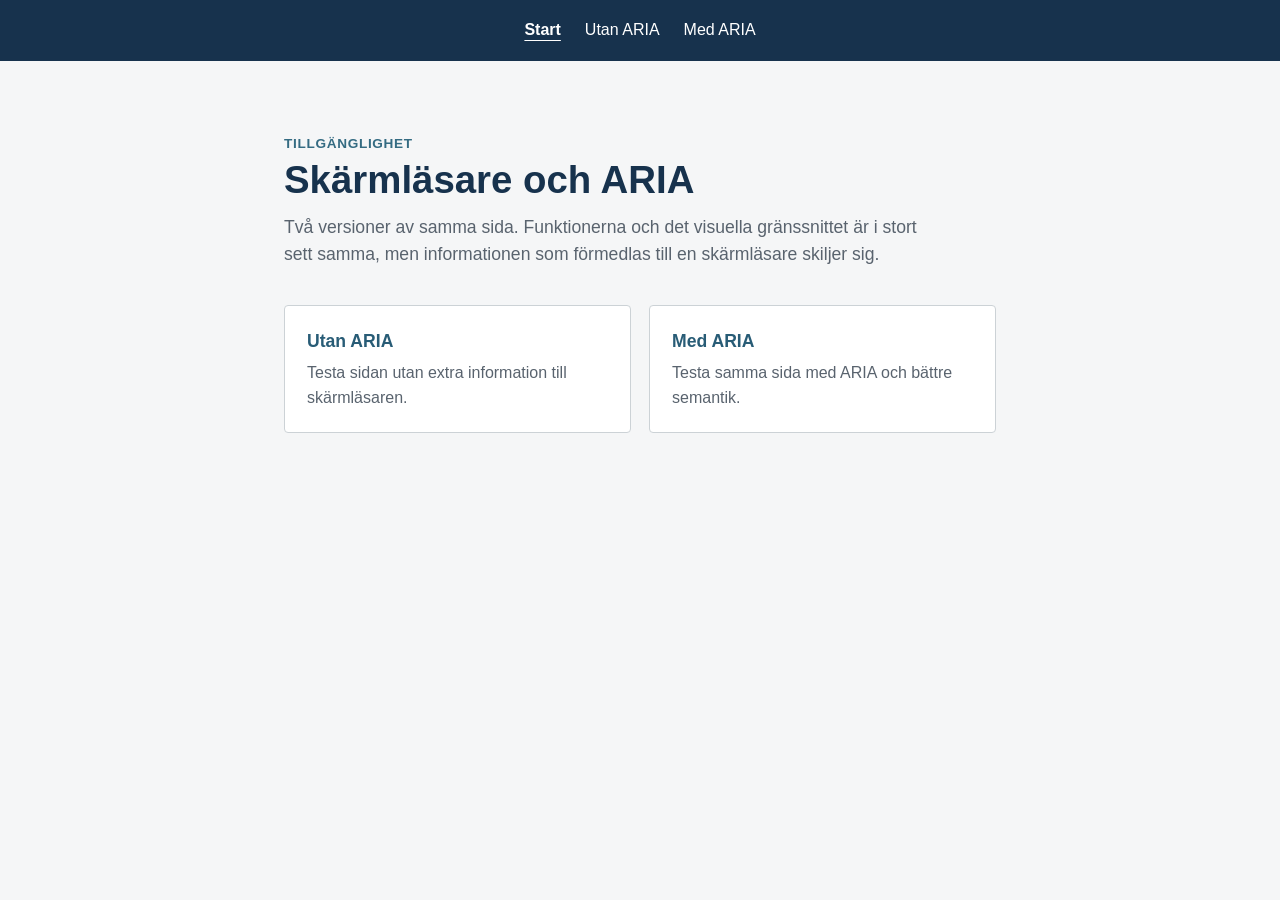
<file: index.html>
<!DOCTYPE html>
<html lang="sv">
<head>
  <meta charset="UTF-8">
  <meta name="viewport" content="width=device-width, initial-scale=1">

  <title>Skärmläsare och ARIA</title>

  <link rel="stylesheet" href="css/style.css">
</head>
<body>

<header class="site-header">
  <div class="header-inner">
    <nav aria-label="Huvudmeny">
      <ul>
        <li>
          <a href="index.html" aria-current="page">Start</a>
        </li>
        <li>
          <a href="utan-aria.html">Utan ARIA</a>
        </li>
        <li>
          <a href="med-aria.html">Med ARIA</a>
        </li>
      </ul>
    </nav>
  </div>
</header>

<main class="start-page">
  <p class="eyebrow">Tillgänglighet</p>

  <h1>Skärmläsare och ARIA</h1>

  <p class="lead">
    Två versioner av samma sida. Funktionerna och det visuella
    gränssnittet är i stort sett samma, men informationen som
    förmedlas till en skärmläsare skiljer sig.
  </p>

  <div class="choices">
    <a href="utan-aria.html">
      <strong>Utan ARIA</strong>
      <span>Testa sidan utan extra information till skärmläsaren.</span>
    </a>

    <a href="med-aria.html">
      <strong>Med ARIA</strong>
      <span>Testa samma sida med ARIA och bättre semantik.</span>
    </a>
  </div>
</main>

</body>
</html>
</file>
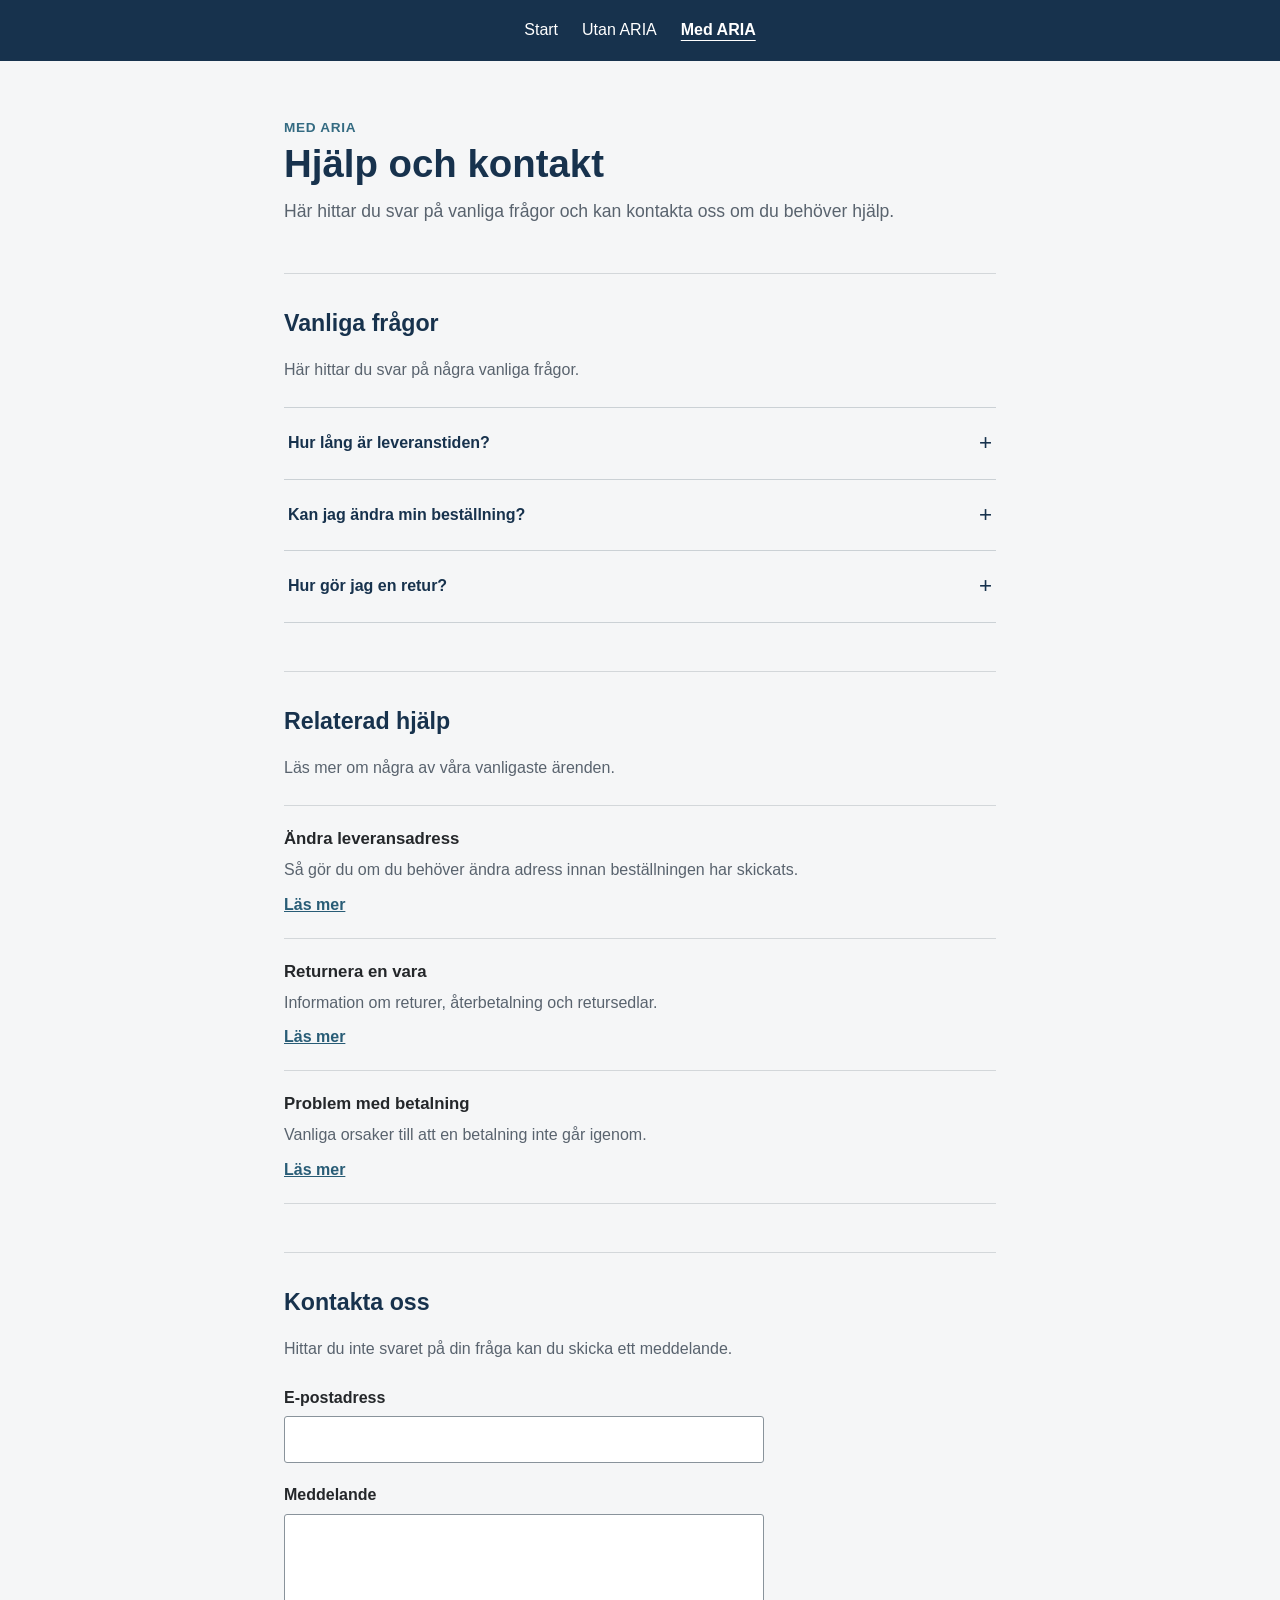
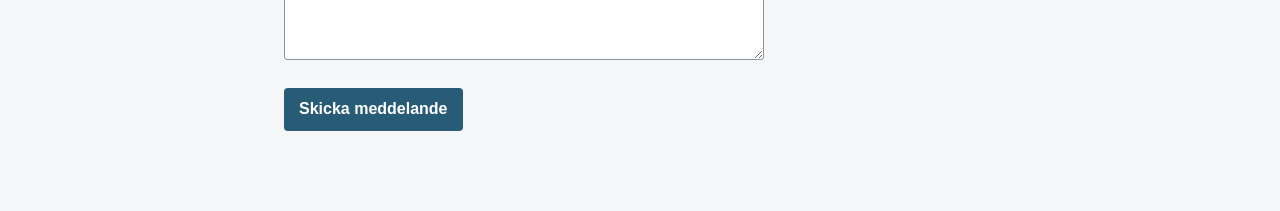
<file: med-aria.html>
<!DOCTYPE html>
<html lang="sv">

<head>
  <meta charset="UTF-8">
  <meta name="viewport" content="width=device-width, initial-scale=1">

  <title>Hjälp och kontakt - med ARIA</title>

  <link rel="stylesheet" href="css/style.css">
  <script src="js/med-aria.js" defer></script>
</head>

<body>

  <header class="site-header">
    <div class="header-inner">
      <nav aria-label="Huvudmeny">
        <ul>
          <li>
            <a href="index.html">Start</a>
          </li>
          <li>
            <a href="utan-aria.html">Utan ARIA</a>
          </li>
          <li>
            <a href="med-aria.html" aria-current="page">Med ARIA</a>
          </li>
        </ul>
      </nav>
    </div>
  </header>

  <main>
    <p class="eyebrow">Med ARIA</p>

    <h1>Hjälp och kontakt</h1>

    <p class="lead">
      Här hittar du svar på vanliga frågor och kan kontakta oss
      om du behöver hjälp.
    </p>

    <section>
      <h2>Vanliga frågor</h2>

      <p>
        Här hittar du svar på några vanliga frågor.
      </p>

      <div class="accordion">

        <div class="accordion-item">
          <h3>
            <button type="button" class="accordion-button" aria-expanded="false" aria-controls="answer-delivery">
              <span>Hur lång är leveranstiden?</span>
              <span class="accordion-icon" aria-hidden="true">+</span>
            </button>
          </h3>

          <div class="accordion-content" id="answer-delivery" hidden>
            <p>
              Normal leveranstid är 2–3 arbetsdagar.
              Du får ett mejl när din beställning har skickats.
            </p>
          </div>
        </div>

        <div class="accordion-item">
          <h3>
            <button type="button" class="accordion-button" aria-expanded="false" aria-controls="answer-order">
              <span>Kan jag ändra min beställning?</span>
              <span class="accordion-icon" aria-hidden="true">+</span>
            </button>
          </h3>

          <div class="accordion-content" id="answer-order" hidden>
            <p>
              Du kan ändra din beställning så länge den
              inte har hunnit skickas.
            </p>
          </div>
        </div>

        <div class="accordion-item">
          <h3>
            <button type="button" class="accordion-button" aria-expanded="false" aria-controls="answer-return">
              <span>Hur gör jag en retur?</span>
              <span class="accordion-icon" aria-hidden="true">+</span>
            </button>
          </h3>

          <div class="accordion-content" id="answer-return" hidden>
            <p>
              Du har 30 dagar på dig att returnera en vara.
              Retursedeln finns i din orderhistorik.
            </p>
          </div>
        </div>

      </div>
    </section>

    <section>
      <h2>Relaterad hjälp</h2>

      <p>
        Läs mer om några av våra vanligaste ärenden.
      </p>

      <div class="help-links">
        <article>
          <h3>Ändra leveransadress</h3>

          <p>
            Så gör du om du behöver ändra adress innan
            beställningen har skickats.
          </p>

          <a href="#" aria-label="Läs mer om att ändra leveransadress">
            Läs mer
          </a>
        </article>

        <article>
          <h3>Returnera en vara</h3>

          <p>
            Information om returer, återbetalning och retursedlar.
          </p>

          <a href="#" aria-label="Läs mer om att returnera en vara">
            Läs mer
          </a>
        </article>

        <article>
          <h3>Problem med betalning</h3>

          <p>
            Vanliga orsaker till att en betalning inte går igenom.
          </p>

          <a href="#" aria-label="Läs mer om problem med betalning">
            Läs mer
          </a>
        </article>
      </div>
    </section>

<section>
  <h2>Kontakta oss</h2>

  <p>
    Hittar du inte svaret på din fråga kan du skicka ett meddelande.
  </p>

  <form id="contactForm" novalidate>

    <div
      id="formErrorsLive"
      class="visually-hidden"
      aria-live="assertive"></div>

    <div class="field">
      <label for="email">E-postadress</label>

      <input
        type="email"
        id="email"
        name="email">

      <p
        id="emailError"
        class="field-error"></p>
    </div>

    <div class="field">
      <label for="message">Meddelande</label>

      <textarea
        id="message"
        name="message"
        rows="5"></textarea>

      <p
        id="messageError"
        class="field-error"></p>
    </div>

    <button type="submit">
      Skicka meddelande
    </button>

  </form>
</section>
  </main>

</body>

</html>
</file>
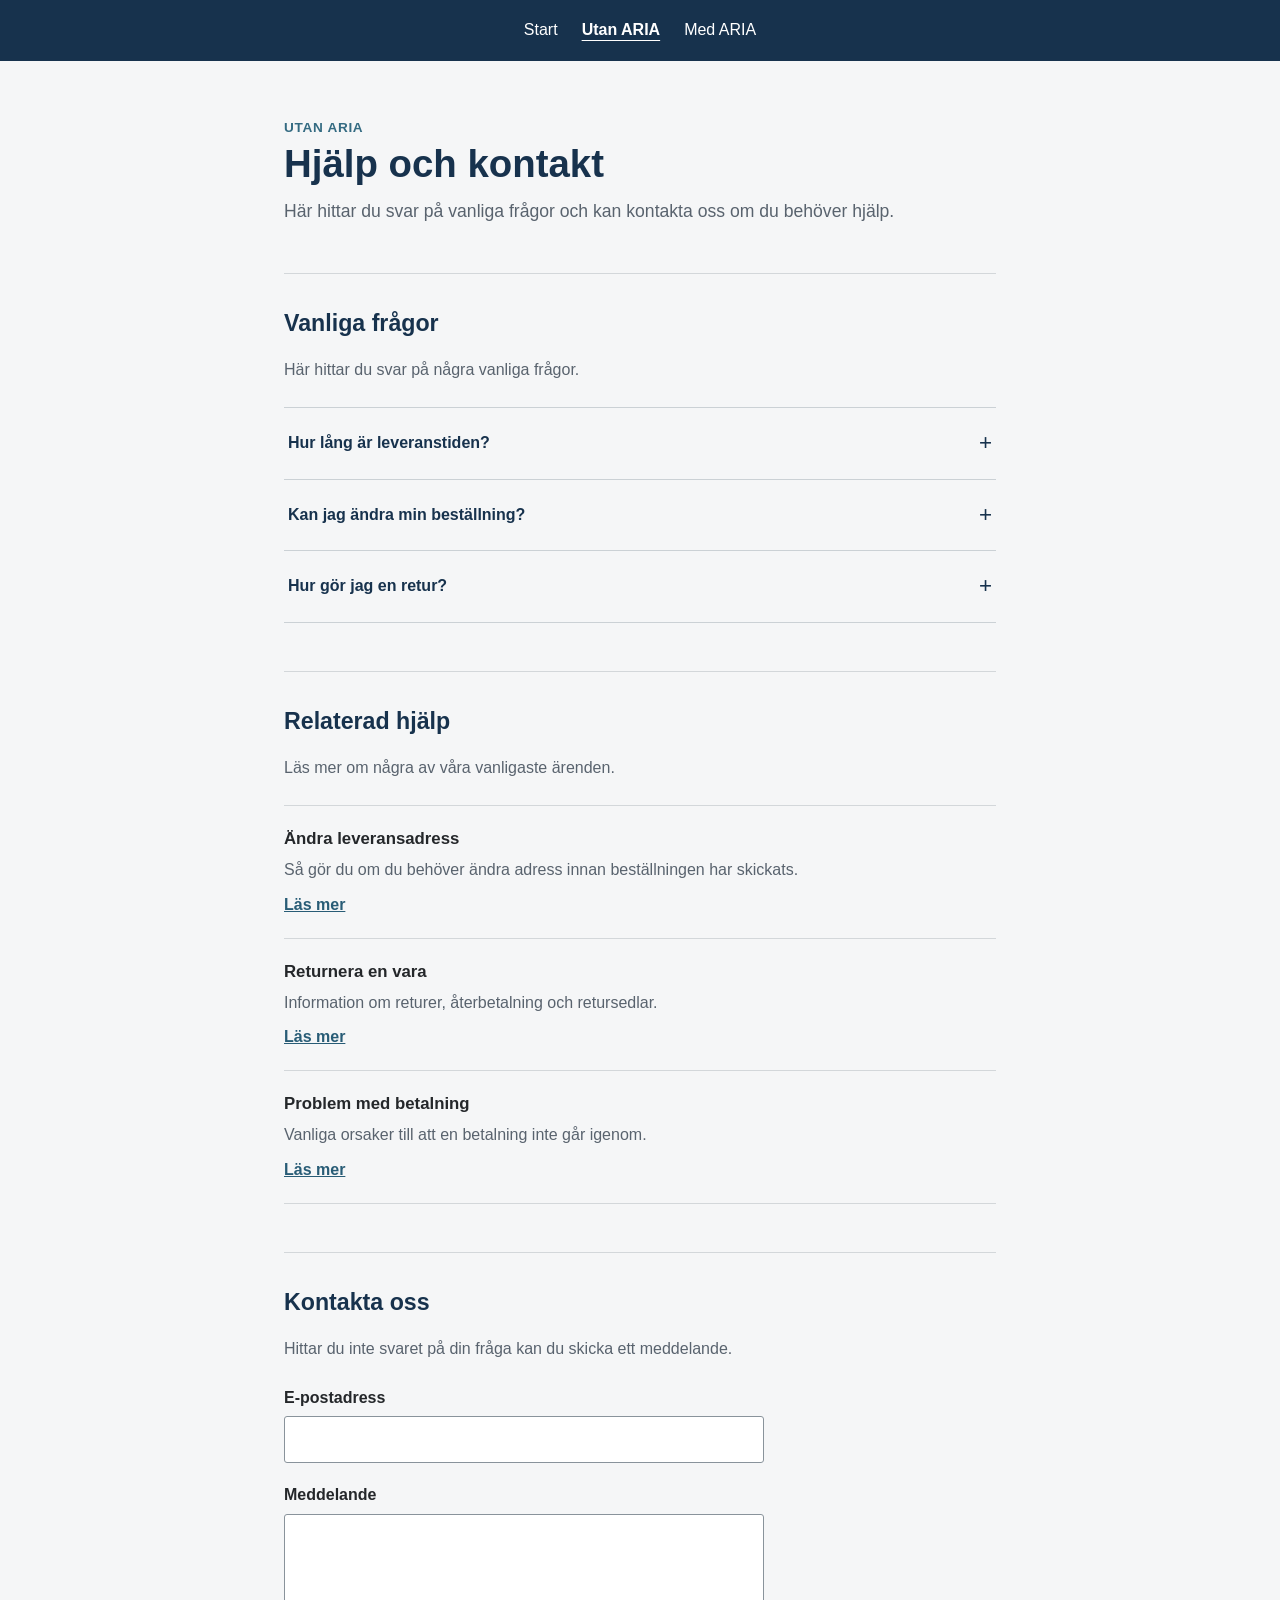
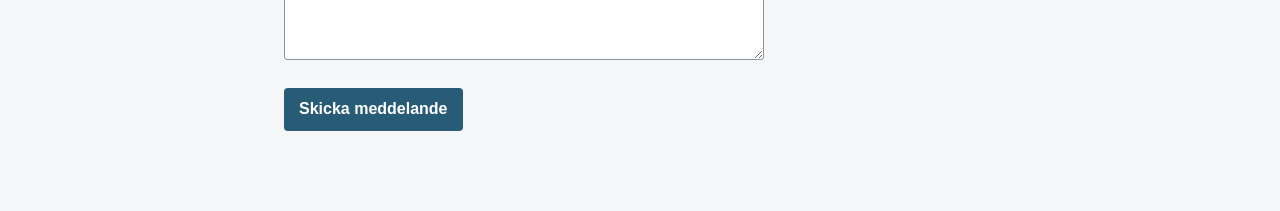
<file: utan-aria.html>
<!DOCTYPE html>
<html lang="sv">

<head>
  <meta charset="UTF-8">
  <meta name="viewport" content="width=device-width, initial-scale=1">

  <title>Hjälp och kontakt – utan ARIA</title>

  <link rel="stylesheet" href="css/style.css">
  <script src="js/utan-aria.js" defer></script>
</head>

<body>

  <header class="site-header">
    <div class="header-inner">
      <nav>
        <ul>
          <li>
            <a href="index.html">Start</a>
          </li>
          <li>
            <a href="utan-aria.html" class="current">Utan ARIA</a>
          </li>
          <li>
            <a href="med-aria.html">Med ARIA</a>
          </li>
        </ul>
      </nav>
    </div>
  </header>

  <main>
    <p class="eyebrow">Utan ARIA</p>

    <h1>Hjälp och kontakt</h1>

    <p class="lead">
      Här hittar du svar på vanliga frågor och kan kontakta oss
      om du behöver hjälp.
    </p>

    <section aria-label="Vanliga frågor">
      <h2>Vanliga frågor</h2>

      <p>
        Här hittar du svar på några vanliga frågor.
      </p>

      <div class="accordion">

        <div class="accordion-item">
          <h3>
            <button type="button" class="accordion-button">
              <span>Hur lång är leveranstiden?</span>
              <span class="accordion-icon">+</span>
            </button>
          </h3>

          <div class="accordion-content" hidden>
            <p>
              Normal leveranstid är 2–3 arbetsdagar.
              Du får ett mejl när din beställning har skickats.
            </p>
          </div>
        </div>

        <div class="accordion-item">
          <h3>
            <button type="button" class="accordion-button">
              <span>Kan jag ändra min beställning?</span>
              <span class="accordion-icon">+</span>
            </button>
          </h3>

          <div class="accordion-content" hidden>
            <p>
              Du kan ändra din beställning så länge den
              inte har hunnit skickas.
            </p>
          </div>
        </div>

        <div class="accordion-item">
          <h3>
            <button type="button" class="accordion-button">
              <span>Hur gör jag en retur?</span>
              <span class="accordion-icon">+</span>
            </button>
          </h3>

          <div class="accordion-content" hidden>
            <p>
              Du har 30 dagar på dig att returnera en vara.
              Retursedeln finns i din orderhistorik.
            </p>
          </div>
        </div>

      </div>
    </section>

    <section>
      <h2>Relaterad hjälp</h2>

      <p>
        Läs mer om några av våra vanligaste ärenden.
      </p>

      <div class="help-links">
        <article>
          <h3>Ändra leveransadress</h3>

          <p>
            Så gör du om du behöver ändra adress innan
            beställningen har skickats.
          </p>

          <a href="#">Läs mer</a>
        </article>

        <article>
          <h3>Returnera en vara</h3>

          <p>
            Information om returer, återbetalning och retursedlar.
          </p>

          <a href="#">Läs mer</a>
        </article>

        <article>
          <h3>Problem med betalning</h3>

          <p>
            Vanliga orsaker till att en betalning inte går igenom.
          </p>

          <a href="#">Läs mer</a>
        </article>
      </div>
    </section>

<section>
  <h2>Kontakta oss</h2>

  <p>
    Hittar du inte svaret på din fråga kan du skicka ett meddelande.
  </p>

  <form id="contactForm" novalidate>

    <div class="field">
      <label for="email">E-postadress</label>

      <input
        type="email"
        id="email"
        name="email">

      <p
        id="emailError"
        class="field-error"></p>
    </div>

    <div class="field">
      <label for="message">Meddelande</label>

      <textarea
        id="message"
        name="message"
        rows="5"></textarea>

      <p
        id="messageError"
        class="field-error"></p>
    </div>

    <button type="submit">
      Skicka meddelande
    </button>

  </form>
</section>
  </main>

</body>

</html>
</file>
<file: css/style.css>
* {
  box-sizing: border-box;
}

body {
  margin: 0;
  background: #f5f6f7;
  color: #24272a;
  font-family: Arial, Helvetica, sans-serif;
  font-size: 16px;
  line-height: 1.55;
}

.site-header {
  background: #17324d;
}

.header-inner {
  max-width: 900px;
  margin: 0 auto;
  padding: 18px 24px;
  display: flex;
  align-items: center;
  justify-content: center;
  gap: 32px;
}
.site-header nav ul {
  display: flex;
  gap: 24px;
  margin: 0;
  padding: 0;
  list-style: none;
}

.site-header nav a {
  color: #fff;
  text-decoration: none;
}

.site-header nav a:hover {
  color: #fff;
  text-decoration: underline;
}

.site-header nav a[aria-current="page"], .site-header nav .current {
  font-weight: bold;
  text-decoration: underline;
  text-underline-offset: 5px;
}

.site-header a:focus-visible {
  outline: 3px solid #f0b429;
  outline-offset: 4px;
}

main {
  max-width: 760px;
  margin: 0 auto;
  padding: 56px 24px 80px;
}

.start-page {
  padding-top: 72px;
}

h1 {
  margin: 4px 0 12px;
  color: #17324d;
  font-size: 2.4rem;
  line-height: 1.15;
}

h2 {
  margin: 0 0 10px;
  color: #17324d;
  font-size: 1.45rem;
}

h3 {
  margin: 0;
  font-size: 1.05rem;
}

p {
  max-width: 65ch;
}

a {
  color: #285c76;
}

a:hover {
  color: #17324d;
}

.lead {
  margin: 0;
  color: #59636e;
  font-size: 1.1rem;
}

.eyebrow {
  margin: 0;
  color: #346b82;
  font-size: 0.85rem;
  font-weight: bold;
  text-transform: uppercase;
  letter-spacing: 0.05em;
}

section {
  margin-top: 48px;
  padding-top: 32px;
  border-top: 1px solid #d3d7da;
}

section > p {
  color: #59636e;
}

button,
input,
textarea {
  font: inherit;
}

button {
  padding: 9px 15px;
  border: 0;
  border-radius: 4px;
  background: #285c76;
  color: #fff;
  font-weight: bold;
  cursor: pointer;
}

button:hover {
  background: #1e485d;
}

button:focus-visible,
input:focus-visible,
textarea:focus-visible,
main a:focus-visible {
  outline: 3px solid #d88b00;
  outline-offset: 3px;
}

.accordion {
  margin-top: 24px;
  border-top: 1px solid #cbd1d5;
}

.accordion-item {
  border-bottom: 1px solid #cbd1d5;
}

.accordion-item h3 {
  margin: 0;
}

.accordion-button {
  width: 100%;
  display: flex;
  align-items: center;
  justify-content: space-between;
  gap: 20px;
  padding: 18px 4px;
  border: 0;
  border-radius: 0;
  background: transparent;
  color: #17324d;
  font-size: 1rem;
  font-weight: bold;
  text-align: left;
}

.accordion-button:hover {
  background: #edf2f4;
  color: #17324d;
}

.accordion-icon {
  flex-shrink: 0;
  font-size: 1.4rem;
  font-weight: normal;
}

.accordion-content {
  padding: 0 4px 20px;
}

.accordion-content p {
  margin: 0;
}

.help-links {
  margin-top: 24px;
}

.help-links article {
  padding: 20px 0;
  border-bottom: 1px solid #d3d7da;
}

.help-links article:first-child {
  border-top: 1px solid #d3d7da;
}

.help-links article h3 {
  margin-bottom: 6px;
}

.help-links article p {
  margin: 5px 0 10px;
  color: #59636e;
}

.help-links a {
  font-weight: bold;
}

form {
  margin-top: 24px;
}

.field {
  margin-bottom: 20px;
}

.field label {
  display: block;
  margin-bottom: 6px;
  font-weight: bold;
}

.field input,
.field textarea {
  width: 100%;
  max-width: 480px;
  padding: 10px;
  border: 1px solid #89939b;
  border-radius: 3px;
  background: #fff;
  color: #24272a;
}

.field textarea {
  resize: vertical;
}

.field input::placeholder,
.field textarea::placeholder {
  color: #666;
}

.help-text {
  margin: 6px 0 0;
  color: #59636e;
  font-size: 0.9rem;
}

.status {
  min-height: 24px;
  margin-top: 14px;
}

.choices {
  display: grid;
  grid-template-columns: 1fr 1fr;
  gap: 18px;
  margin-top: 36px;
}

.choices a {
  padding: 22px;
  border: 1px solid #ccd2d6;
  border-radius: 4px;
  background: #fff;
  color: #24272a;
  text-decoration: none;
}

.choices a:hover {
  border-color: #285c76;
}

.choices strong {
  display: block;
  margin-bottom: 6px;
  color: #285c76;
  font-size: 1.1rem;
}

.choices span {
  color: #59636e;
}

@media (max-width: 600px) {
  .header-inner {
    align-items: flex-start;
    flex-direction: column;
    gap: 12px;
  }

  .site-header nav ul {
    flex-wrap: wrap;
    gap: 16px;
  }

  main {
    padding-top: 36px;
  }

  .start-page {
    padding-top: 48px;
  }

  h1 {
    font-size: 2rem;
  }

  .choices {
    grid-template-columns: 1fr;
  }
}

.field-error {
  margin: 6px 0 0;
  color: #a32d24;
  font-size: 0.9rem;
}

.field-error:empty {
  display: none;
}

.visually-hidden {
  position: absolute;
  width: 1px;
  height: 1px;
  padding: 0;
  margin: -1px;
  overflow: hidden;
  clip: rect(0, 0, 0, 0);
  white-space: nowrap;
  border: 0;
}
</file>
